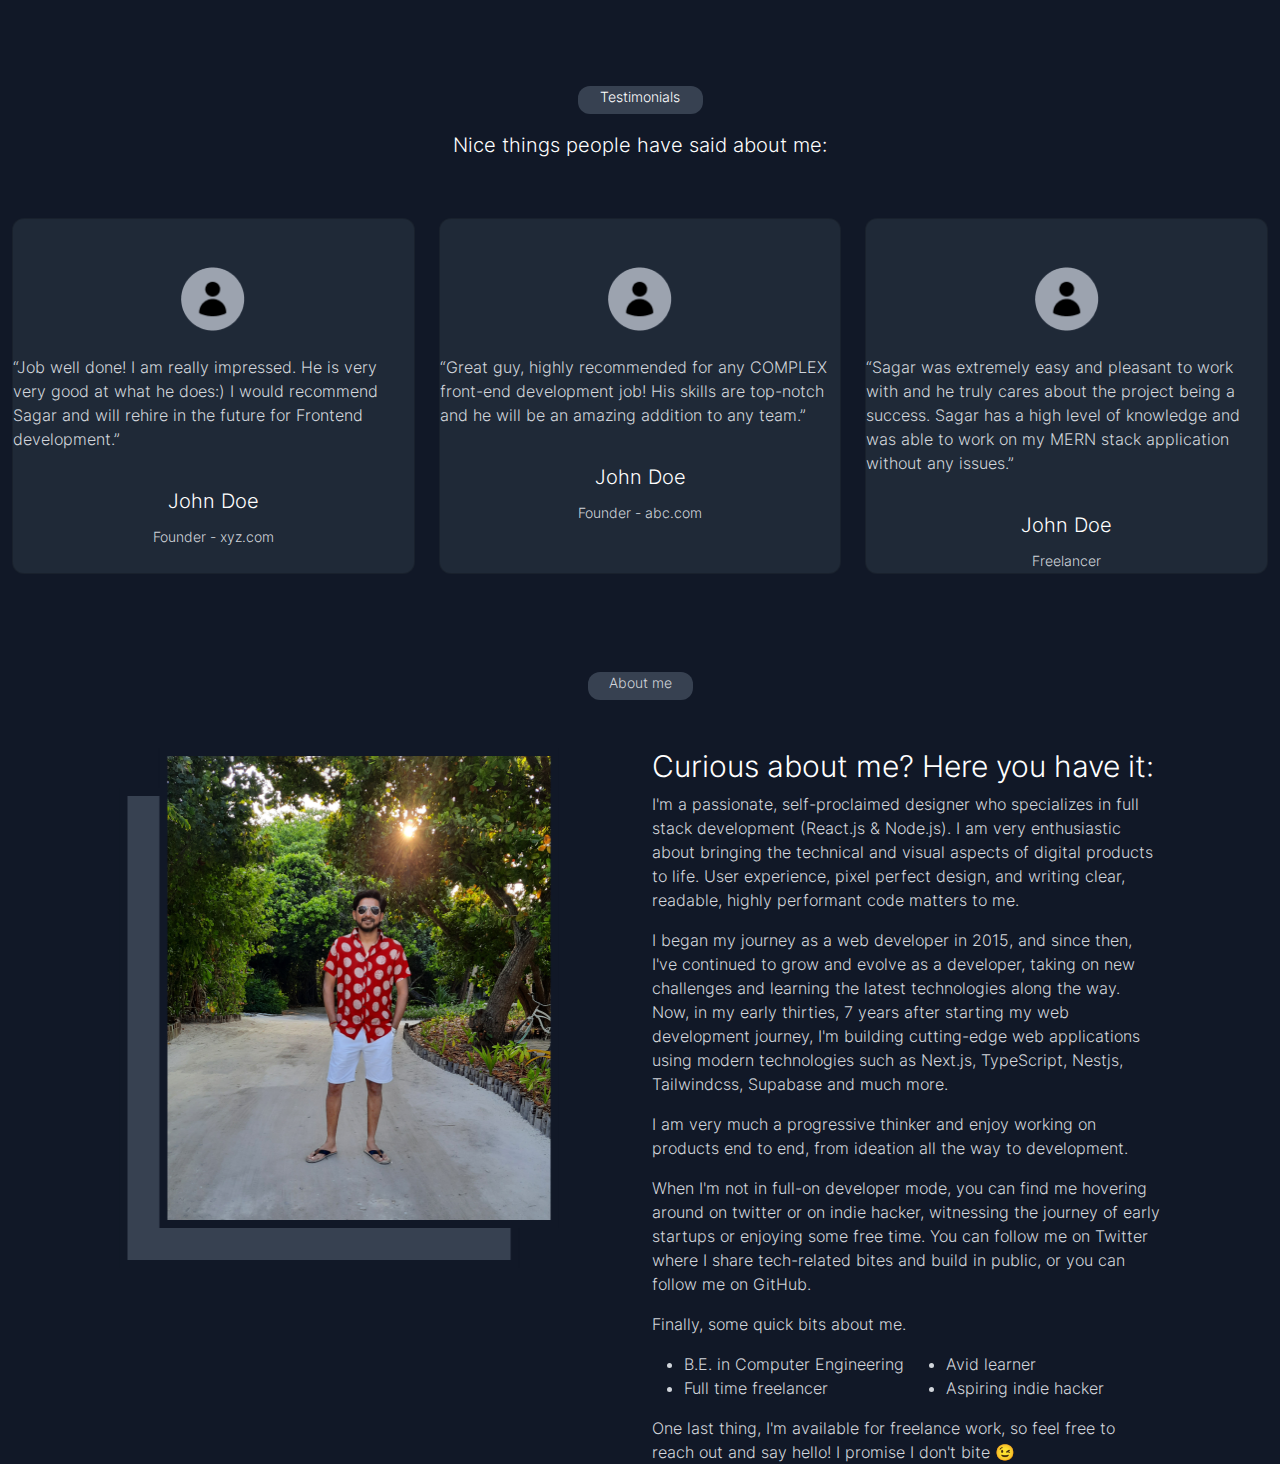
<file: index.html>
<!DOCTYPE html>
<html lang="en">

<head>
    <meta charset="UTF-8">
    <meta name="viewport" content="width=device-width, initial-scale=1.0">
    <title>Document</title>
    <link href="https://cdn.jsdelivr.net/npm/bootstrap@5.3.3/dist/css/bootstrap.min.css" rel="stylesheet">
    <link rel="stylesheet" href="style.css">
</head>

<body>
    <div class="container-fluid">
        <div class="frrow">
            <div class="top">
                <p>Testimonials</p>
            </div>
        </div>
        <div class="things">
            <p>Nice things people have said about me:</p>
        </div>
        <div class="row ">
            <div class="col-md-4">
                <div class="card">
                    <img class="icon" src="pics/icon-avatar.png" alt="">
                    <div class="text">
                        <p class="future">“Job well done! I am really impressed. He is very very good at what he does:)
                            I would
                            recommend Sagar and will rehire in the future for Frontend development.”</p>
                    </div>
                    <div class="name">
                       <p class="box1">John Doe</p>
                       <p class="box2">Founder - xyz.com</p>
                    </div>
                </div>
            </div>
            <div class="col-md-4">
                <div class="card">
                    <img class="icon" src="pics/icon-avatar.png" alt="">
                    <div class="text">
                        <p class="future">“Great guy, highly recommended for any COMPLEX front-end development job! His
                            skills are
                            top-notch and he will be an amazing addition to any team.”</p>
                    </div>
                    <div class="name">
                        <p class="box1">John Doe</p>
                        <p class="box2">Founder - abc.com</p>
                     </div>
                </div>
            </div>
            <div class="col-md-4">
                <div class="card">
                    <img class="icon" src="pics/icon-avatar.png" alt="">
                    <div class="text">
                        <p class="future">“Sagar was extremely easy and pleasant to work with and he truly cares about the project
                            being a success. Sagar has a high level of knowledge and was able to work on my MERN stack
                            application without any issues.”</p>
                    </div>
                    <div class="name">
                        <p class="box1">John Doe</p>
                        <p class="box2">Freelancer</p>
                     </div>
                </div>
            </div>
        </div>
        <div class="cont">
            <div class="clasified">
                <div class="classic">
                    <p class="about">About me</p>
                </div>

            </div>
            <div class="row">
                <div class="col-md-5">
                    <img class="imag" src="pics/Pic Container.png" alt="">

                </div>
                <div class="col-md-5">
                    <div class="qtext">

                        <h3 class="title">Curious about me? Here you have it:</h3>
                        <p>I'm a passionate, self-proclaimed designer who specializes in full stack development
                            (React.js & Node.js). I am very enthusiastic about bringing the technical and visual aspects
                            of digital products to life. User experience, pixel perfect design, and writing clear,
                            readable, highly performant code matters to me.</p>
                        <p>I began my journey as a web developer in 2015, and since then, I've continued to grow and
                            evolve as a developer, taking on new challenges and learning the latest technologies along
                            the way. Now, in my early thirties, 7 years after starting my web development journey, I'm
                            building cutting-edge web applications using modern technologies such as Next.js,
                            TypeScript, Nestjs, Tailwindcss, Supabase and much more.</p>
                        <p>I am very much a progressive thinker and enjoy working on products end to end, from ideation
                            all the way to development.</p>
                        <p>When I'm not in full-on developer mode, you can find me hovering around on twitter or on
                            indie hacker, witnessing the journey of early startups or enjoying some free time. You can
                            follow me on Twitter where I share tech-related bites and build in public, or you can follow
                            me on GitHub.</p>
                        <p>Finally, some quick bits about me.</p>
                        <div class="list">
                            <ul>
                                <li>B.E. in Computer Engineering</li>
                                <li>Full time freelancer</li>
                            </ul>

                            <ul>
                                <li>Avid learner</li>
                                <li>Aspiring indie hacker</li>
                            </ul>

                        </div>
                        <p>One last thing, I'm available for freelance work, so feel free to reach out and say hello! I
                            promise I don't bite 😉</p>
                    </div>
                </div>


            </div>
        </div>
    </div>

</body>

</html>
</file>
<file: style.css>
﻿
body{
    background-color:hsla(221, 39%, 11%, 1) ;
    margin: 0;

}

*{
    box-sizing: border-box;
}

@font-face {
    font-family: inter;
    src: url(Inter-Light.ttf);
}

.frrow{
    display: flex;
    justify-content: center;
    text-align: center;
    margin-top: 85.5px;
   
}
.top{
    width: 125px;
    height: 28px;
    border-radius: 12px;
    background-color: #374151;
    color: white;
    font-size: 14px;
    font-family: inter;
    align-items: center;
}

.things{
    font-size: 20px;
    font-family: inter;
    color: white;
    text-align: center;
    margin-top: 16px;
}

.row{
    margin-top: 48px !important;
    display: flex !important;
    justify-content: center !important;
}

.card{
    width:100;
    height:356px ;
    border-radius: 12px;
    display: flex;
    align-items: center;
    background-color: #1F2937;
   
}

.icon{
    width: 64px;
    height: 64px;
    margin-top: 48px;
    
}

.text{
    max-width: 420px;
    margin-top: 24px;
    font-size: 16px;
    font-family: inter;
    display: flex;
    justify-content: center;color:#D1D5DB ;

}

.name{
   margin-top: 24px;
   line-height: 20px;
   text-align: center;
}

.col-md-4{
    display: flex !important;
    justify-content: space-between !important;
}

.box1{
    font-size: 20px;
    font-family: inter;
    color: white;
}

.box2{
    font-size: 14px;
    font-family: inter;
    color:#D1D5DB ;
}

.clasified{
    display: flex;
    justify-content: center;
}

.classic{
    width: 105px;
    height: 28px;
    margin-top: 98px;
    border-radius: 12px;
    background-color: #374151;
   
}

.about{
    font-size: 14px;
    font-family: inter;
    color: #D1D5DB;
    text-align: center;
    
}

.footer{
    display: flex;
    justify-content: center;
    color: white;
    column-gap: 48px;
    text-align: justify;
    margin-top: 48px;
}
.spans{
    display: flex;
    column-gap: 40px;
    color:#D1D5DB ;
}

.home{
    font-size: 30px;
    font-family: inter;
    color: white;
}

.teqst{
    font-size: 16px;
    font-family: inter;
    
}

.joy{
    color: white;
}

.row{
    display: flex ;
    justify-content: center ;
    color: white ;
    
    
    
}

.name11{
margin-top: 48px;
}

.qtext{
    width: 604px;
    height: 694px;
    font-size: 16px;
    font-family: inter;
    line-height: 24px;
    color:#D1D5DB ;
    
}

.imag{
    width: 440px;
    height: 520px;
}

.list{
    display: flex;
    column-gap: 10px;
    
}

.title{
    font-size: 30px;
    font-family: inter;
    color: white;
}

.col-md-5{
    display: flex;
    justify-content: space-between;
}

@media screen {
    .card{
       margin-top: 10px !important;
       }
       }
</file>
